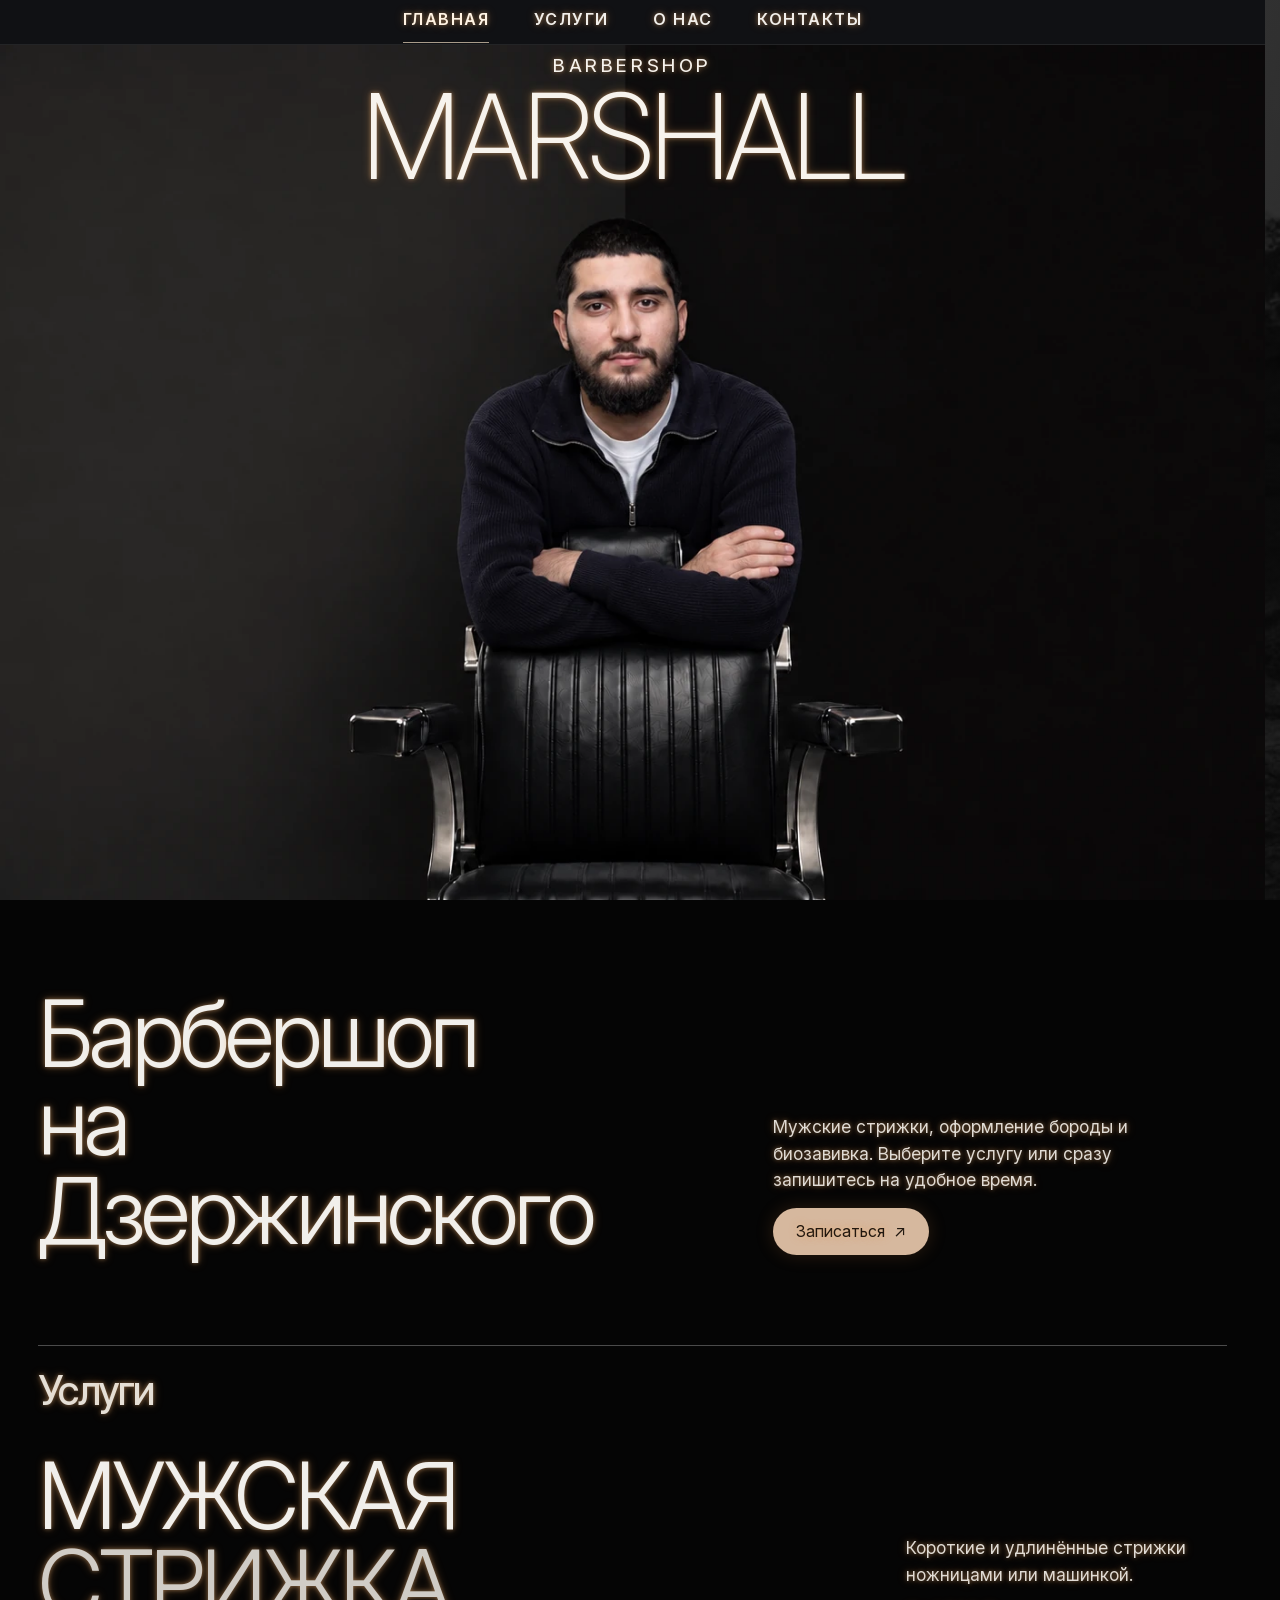
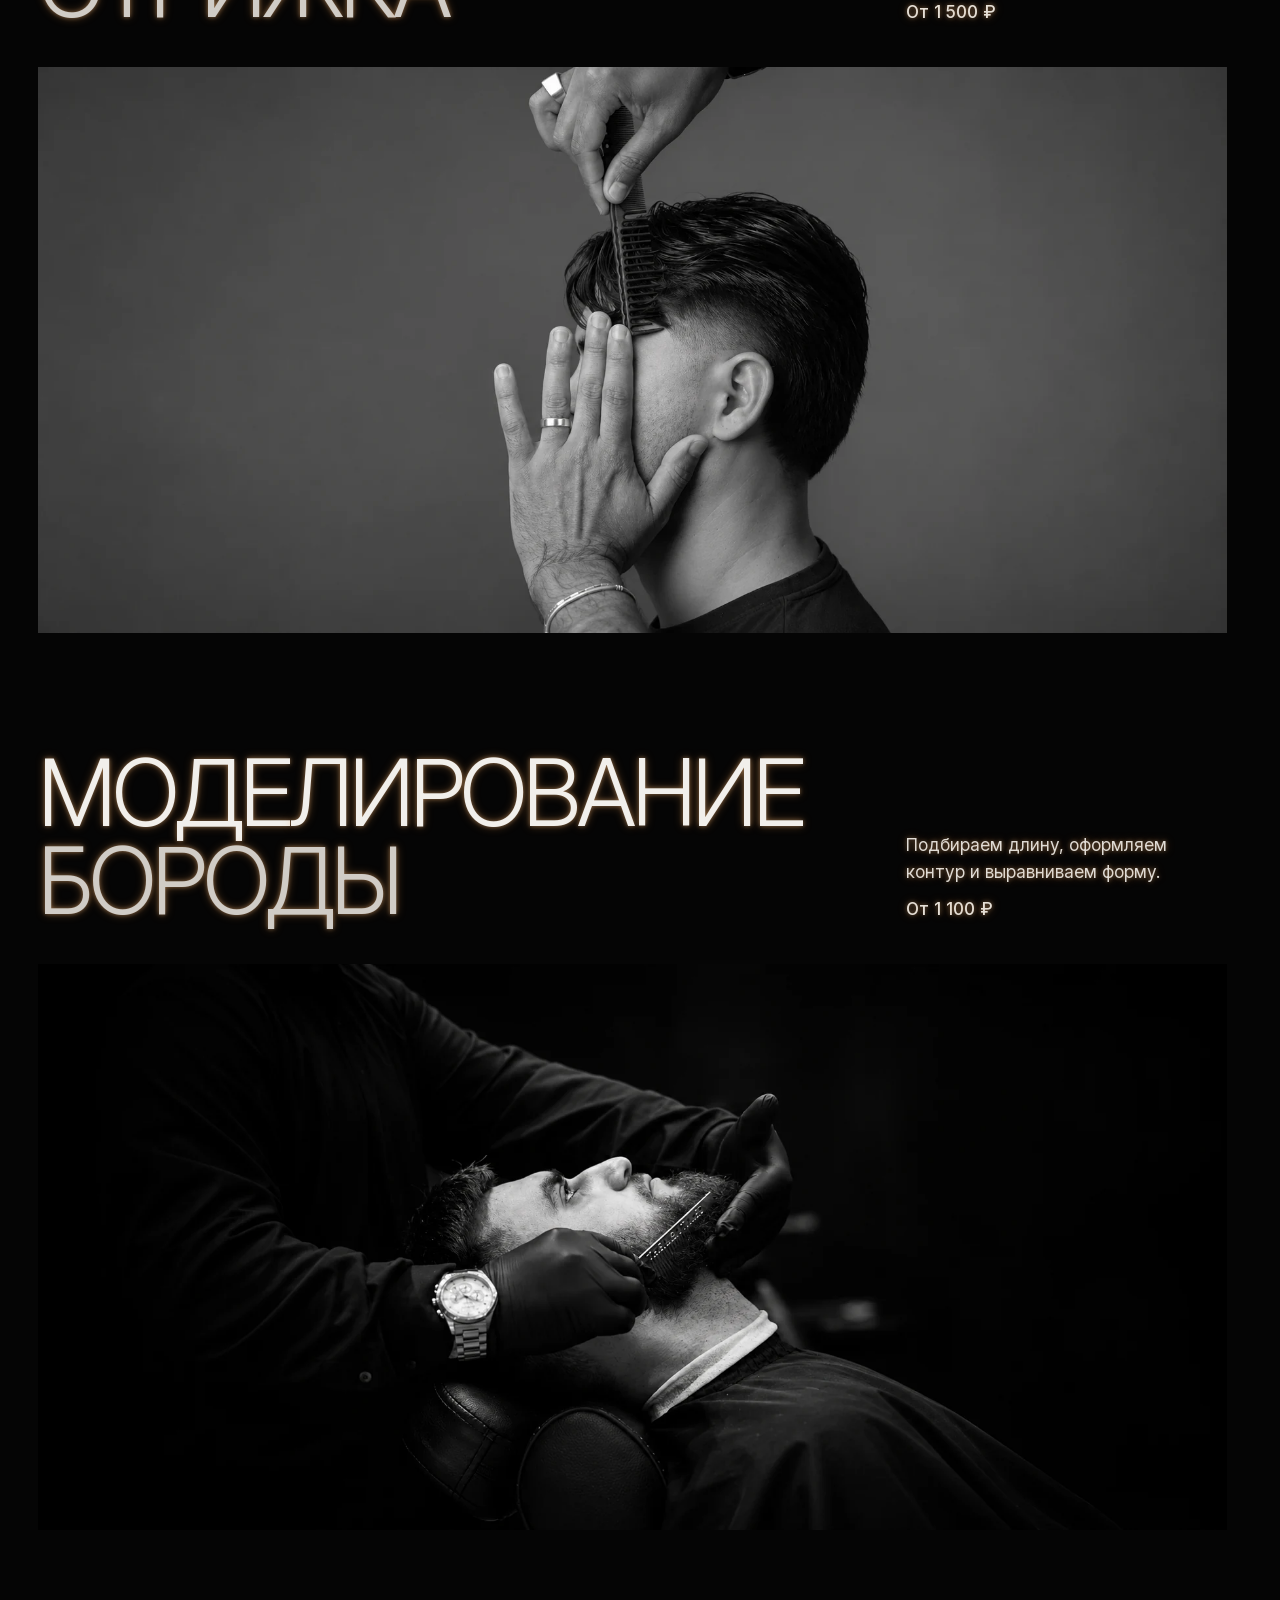
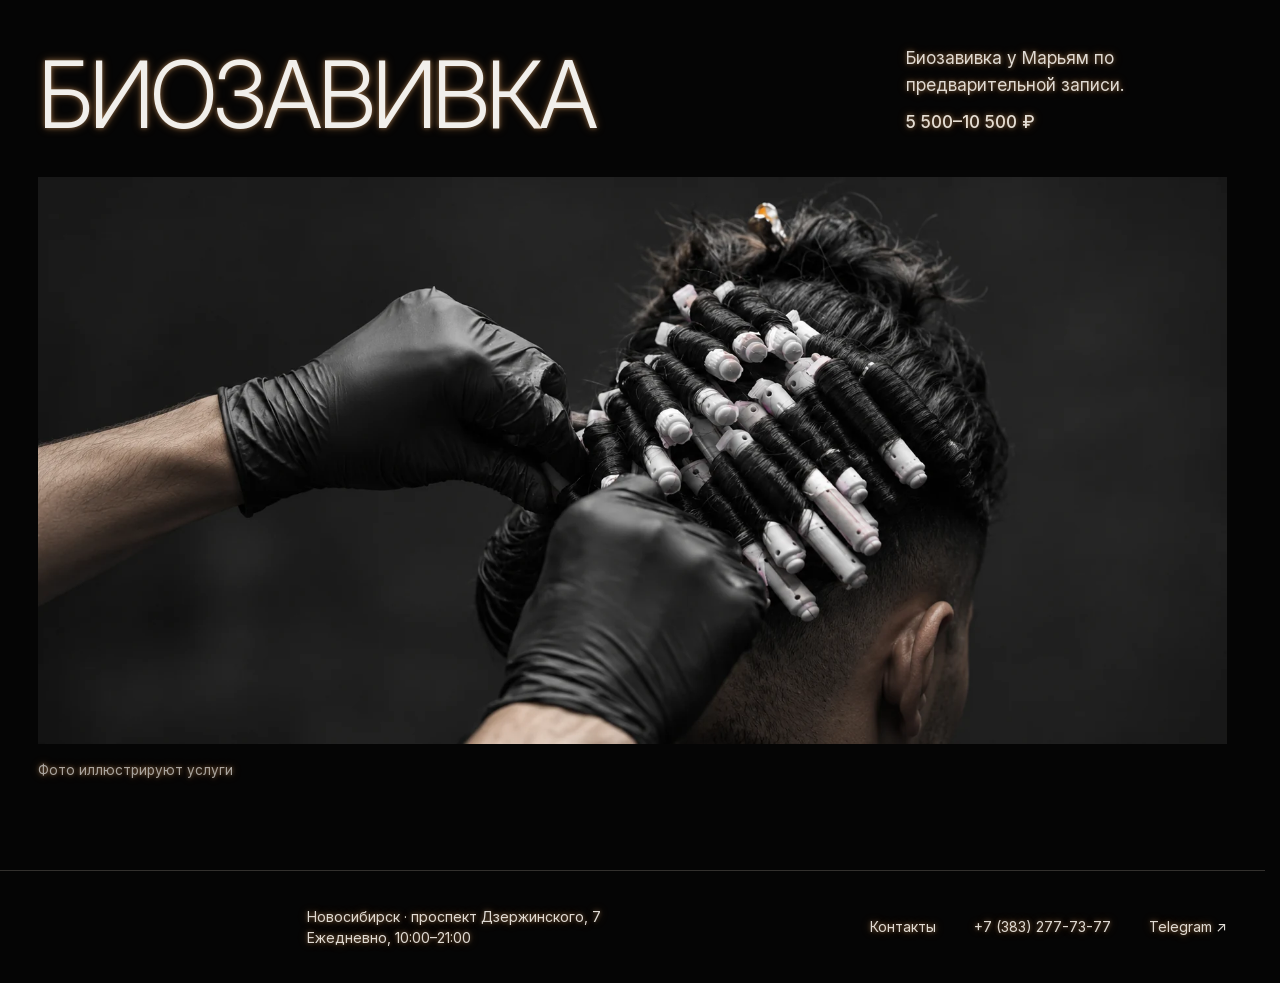
<file: index.html>
<!doctype html>
<html lang="ru">
<head>
  <meta charset="utf-8">
  <meta name="viewport" content="width=device-width, initial-scale=1">
  <meta name="description" content="Мужские стрижки, оформление бороды и биозавивка в MARSHALL. Новосибирск, проспект Дзержинского, 7.">
  <meta name="theme-color" content="#080909">
  <title>Барбершоп на Дзержинского, 7 · MARSHALL</title>
  <link rel="stylesheet" href="style.css?v=29">
  <link rel="stylesheet" href="home.css?v=20">
  <script src="reading-glow.js?v=2" defer></script>
</head>
<body class="home-page">
  <a class="skip" href="#main">К содержанию</a>
  <div class="page-backdrop" aria-hidden="true"><img src="assets/stone-ledge.png" alt=""></div>
  <header class="header">
    <div class="shell header-inner">
      
      <nav class="nav" aria-label="Основная навигация"><a href="index.html" aria-current="page">Главная</a><a href="services.html">Услуги</a><a href="about.html">О нас</a><a href="contacts.html">Контакты</a></nav>
    </div>
  </header>
  
  <section class="cover" aria-labelledby="hero-title">
    <img src="assets/hero-timur.webp" alt="Топ-барбер Тимур у барберского кресла" width="1672" height="941" fetchpriority="high">
    <div class="cover-brand">
      <h1 id="hero-title" lang="en"><span class="cover-kind">BARBERSHOP</span> MARSHALL</h1>
    </div>
  </section>

  <main id="main">
  <section class="shell section home-intro" aria-labelledby="intro-title">
    <h2 id="intro-title">Барбершоп<br>на Дзержинского</h2>
    <div>
      <p>Мужские стрижки, оформление бороды и биозавивка. Выберите услугу или сразу запишитесь на удобное время.</p>
      <div class="visit-actions">
        <a class="button" href="https://n289927.yclients.com/company/1040929/personal/menu?o=">Записаться <span aria-hidden="true">↗</span></a>
      </div>
    </div>
  </section>
  <section class="services-gallery section" id="form-and-detail" aria-labelledby="services-title">
    <div class="shell section-head">
      <h2 id="services-title">Услуги</h2>
    </div>
    <article class="service-feature">
      <div class="shell feature-head">
        <h3>Мужская <span class="feature-title-line">стрижка</span></h3>
        <div><p>Короткие и удлинённые стрижки ножницами или машинкой.</p><p class="feature-price">От 1&nbsp;500&nbsp;₽</p></div>
      </div>
      <div class="service-photo service-haircut">
        <img src="assets/service-haircut.webp" alt="Мужская стрижка сбоку с расчёской у виска" width="1817" height="866" loading="lazy">
      </div>
    </article><article class="service-feature">
      <div class="shell feature-head">
        <h3>Моделирование <span class="feature-title-line">бороды</span></h3>
        <div><p>Подбираем длину, оформляем контур и выравниваем форму.</p><p class="feature-price">От 1&nbsp;100&nbsp;₽</p></div>
      </div>
      <div class="service-photo service-beard">
        <img src="assets/service-beard.webp" alt="Барбер оформляет контур бороды" width="1817" height="866" loading="lazy">
      </div>
    </article><article class="service-feature">
      <div class="shell feature-head">
        <h3>Биозавивка</h3>
        <div><p>Биозавивка у Марьям по предварительной записи.</p><p class="feature-price">5&nbsp;500–10&nbsp;500&nbsp;₽</p></div>
      </div>
      <div class="service-photo service-perm">
        <img src="assets/service-perm.webp" alt="Мастер накручивает волосы на коклюшки для биозавивки" width="1817" height="866" loading="lazy">
      </div>
    </article>
    <p class="shell image-note">Фото иллюстрируют услуги</p>
  </section>
</main>
  <footer class="footer material-scene">
    <div class="shell footer-inner">
      <a class="brand" href="index.html">MARSHALL<span aria-hidden="true">.</span></a>
      <p>Новосибирск · проспект Дзержинского, 7<br>Ежедневно, 10:00–21:00</p>
      <nav aria-label="Контакты"><a href="contacts.html">Контакты</a><a href="tel:+73832777377">+7 (383) 277-73-77</a><a href="https://t.me/dzerjinskogo7">Telegram <span aria-hidden="true">↗</span></a></nav>
    </div>
  </footer>
</body>
</html>
</file>
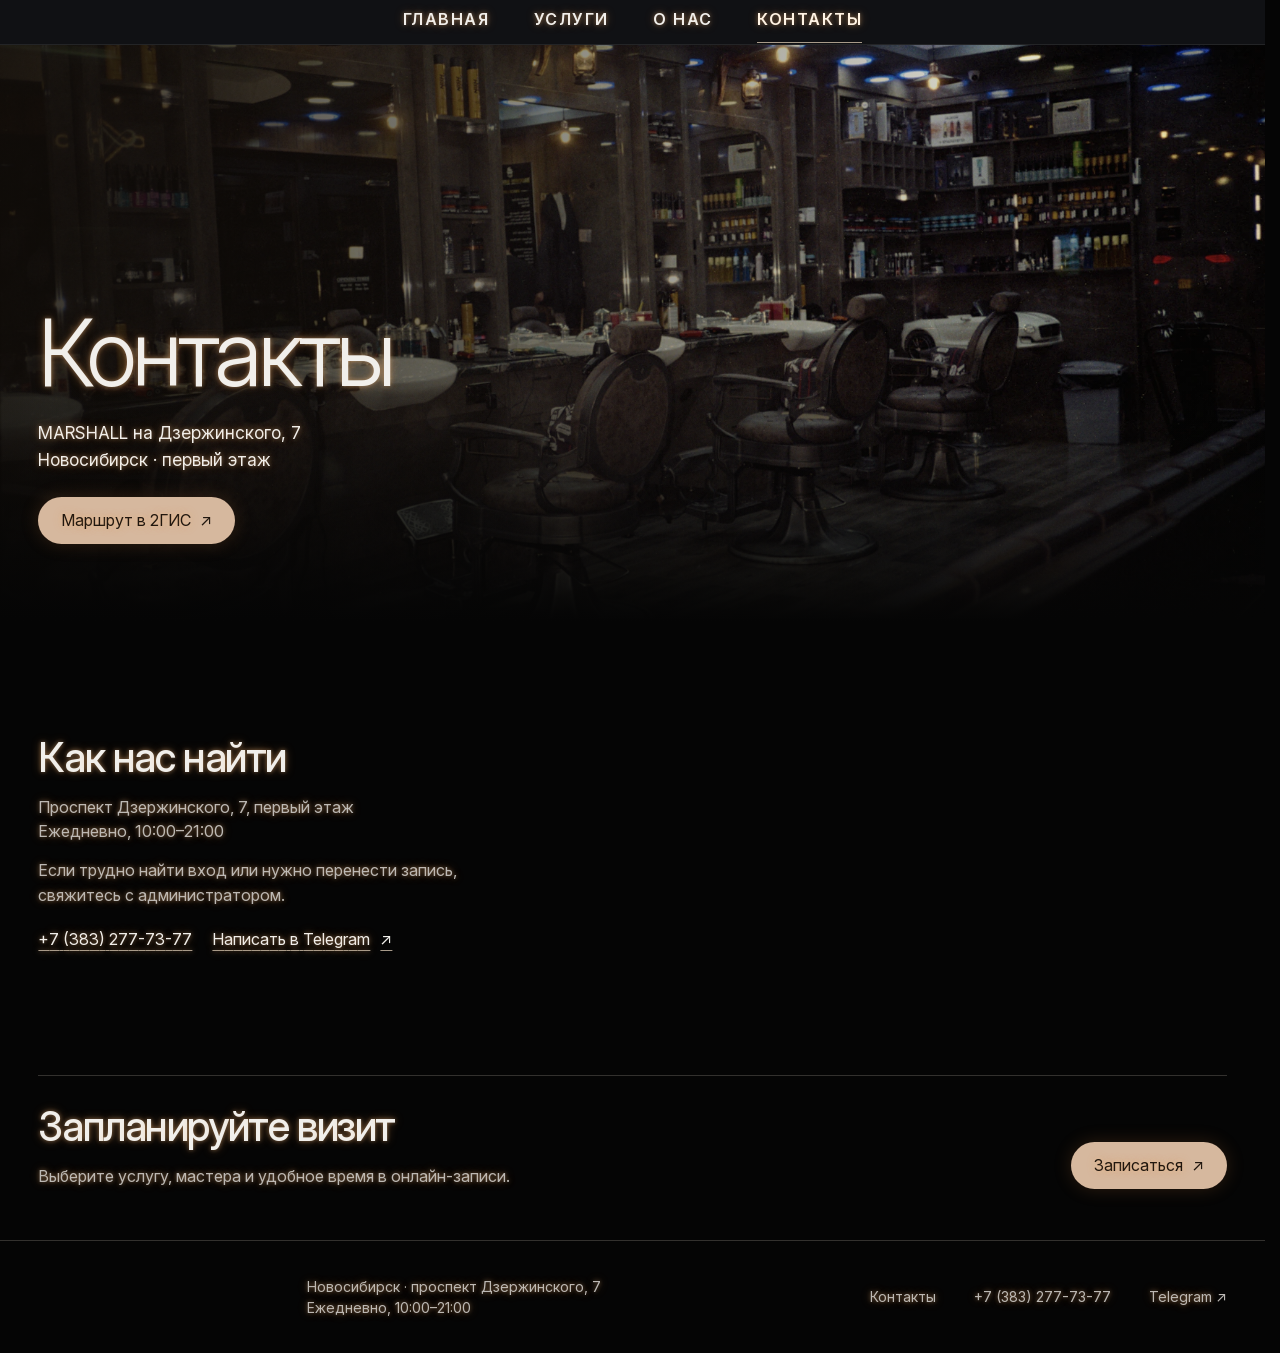
<file: contacts.html>
<!doctype html>
<html lang="ru">
<head>
  <meta charset="utf-8">
  <meta name="viewport" content="width=device-width, initial-scale=1">
  <meta name="description" content="Адрес, часы работы и маршрут до MARSHALL на проспекте Дзержинского, 7.">
  <meta name="theme-color" content="#080909">
  <title>Контакты · MARSHALL</title>
  <link rel="stylesheet" href="style.css?v=29">
  <link rel="stylesheet" href="contacts.css?v=2">
  <script src="reading-glow.js?v=2" defer></script>
</head>
<body class="">
  <a class="skip" href="#main">К содержанию</a>
  
  <header class="header">
    <div class="shell header-inner">
      <a class="brand" href="index.html">MARSHALL<span aria-hidden="true">.</span></a>
      <nav class="nav" aria-label="Основная навигация"><a href="index.html">Главная</a><a href="services.html">Услуги</a><a href="about.html">О нас</a><a href="contacts.html" aria-current="page">Контакты</a></nav>
    </div>
  </header>
  
  <main id="main">
  <section class="contacts-cover" aria-labelledby="contacts-title">
    <!-- Cover photograph by Barney Goodman, Unsplash (AXurvQTtO3Y). -->
    <img src="assets/contacts-loft.webp" alt="" width="1750" height="1199" fetchpriority="high">
    <div class="shell page-intro">
      <h1 id="contacts-title">Контакты</h1>
      <p>MARSHALL на Дзержинского, 7<br>Новосибирск · первый этаж</p>
      <div class="visit-actions"><a class="button" href="https://2gis.ru/novosibirsk/directions/points/%7C82.96568%2C55.051865%3B70000001087532306">Маршрут в 2ГИС <span aria-hidden="true">↗</span></a></div>
    </div>
  </section>
  <section class="section shell contacts-visit" id="find-us" aria-labelledby="find-us-title">
    <div class="visit">
      <div class="visit-copy">
        <h2 id="find-us-title">Как нас найти</h2>
        <p>Проспект Дзержинского, 7, первый этаж<br>Ежедневно, 10:00–21:00</p>
        <p>Если трудно найти вход или нужно перенести запись, свяжитесь с администратором.</p>
        <div class="contacts-links">
          <a class="text-link" href="tel:+73832777377">+7 (383) 277-73-77</a>
          <a class="text-link" href="https://t.me/dzerjinskogo7">Написать в Telegram <span aria-hidden="true">↗</span></a>
        </div>
      </div>
      <iframe class="map" title="Карта MARSHALL на проспекте Дзержинского, 7" loading="lazy" src="https://www.openstreetmap.org/export/embed.html?bbox=82.96345%2C55.05099%2C82.96791%2C55.05274&amp;layer=mapnik&amp;marker=55.051865%2C82.96568"></iframe>
    </div>
  </section>
  <section class="shell contacts-booking" aria-labelledby="contacts-booking-title">
    <div class="perm-panel">
      <div><h2 id="contacts-booking-title">Запланируйте визит</h2><p>Выберите услугу, мастера и удобное время в онлайн-записи.</p></div>
      <a class="button" href="https://n289927.yclients.com/company/1040929/personal/menu?o=">Записаться <span aria-hidden="true">↗</span></a>
    </div>
  </section>
</main>
  <footer class="footer material-scene">
    <div class="shell footer-inner">
      <a class="brand" href="index.html">MARSHALL<span aria-hidden="true">.</span></a>
      <p>Новосибирск · проспект Дзержинского, 7<br>Ежедневно, 10:00–21:00</p>
      <nav aria-label="Контакты"><a href="contacts.html">Контакты</a><a href="tel:+73832777377">+7 (383) 277-73-77</a><a href="https://t.me/dzerjinskogo7">Telegram <span aria-hidden="true">↗</span></a></nav>
    </div>
  </footer>
</body>
</html>
</file>
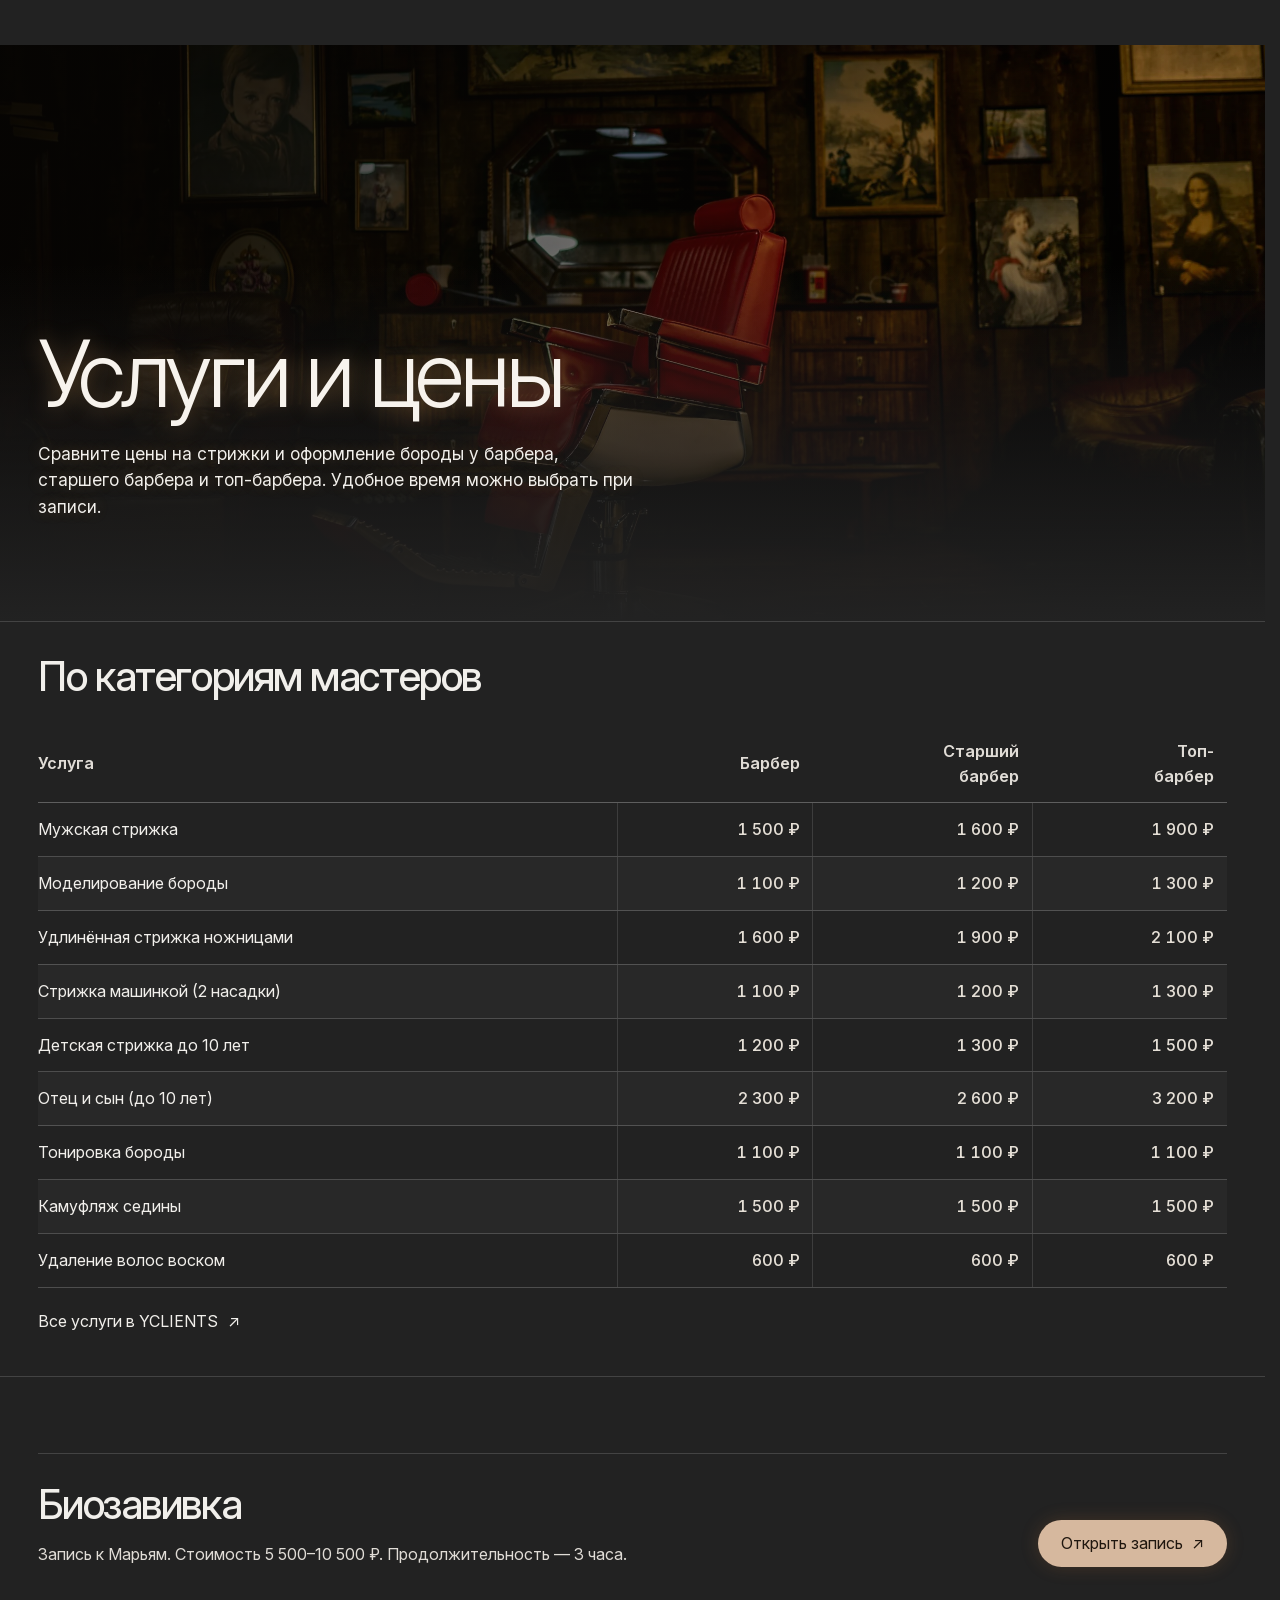
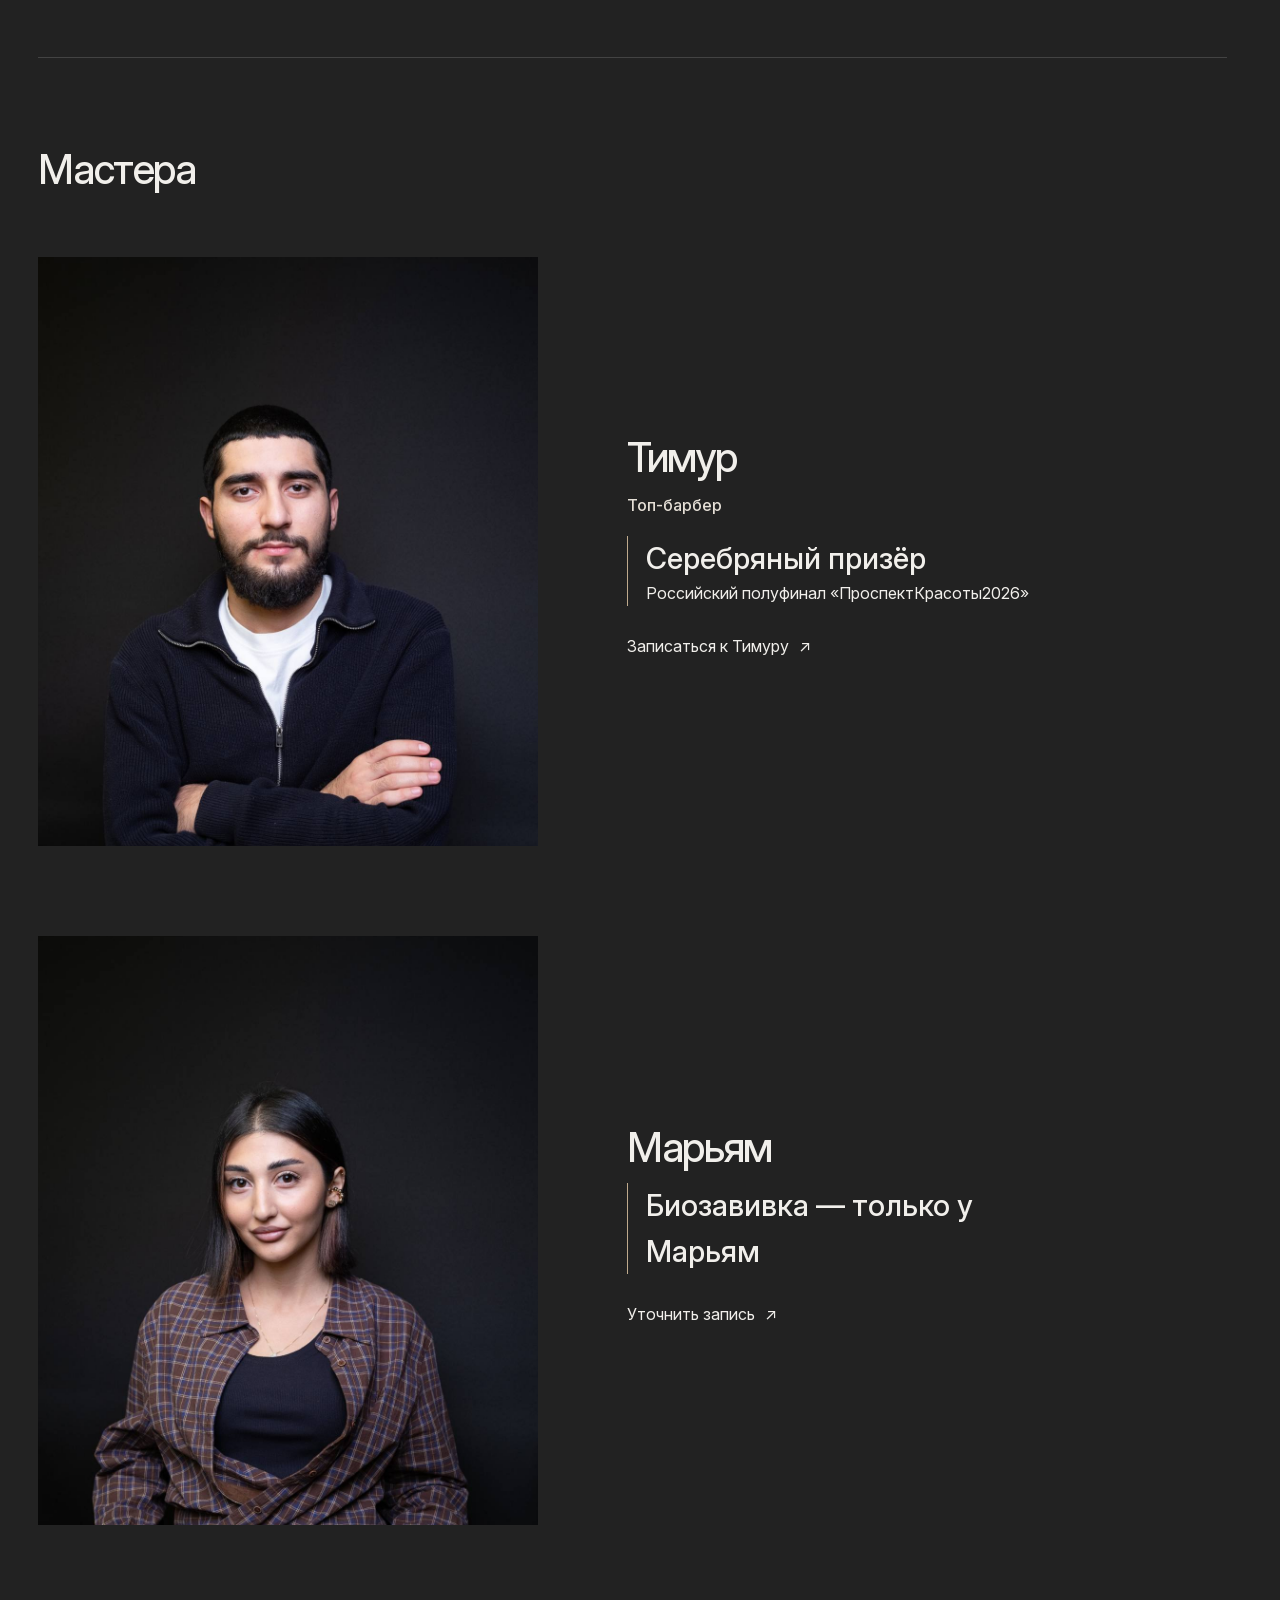
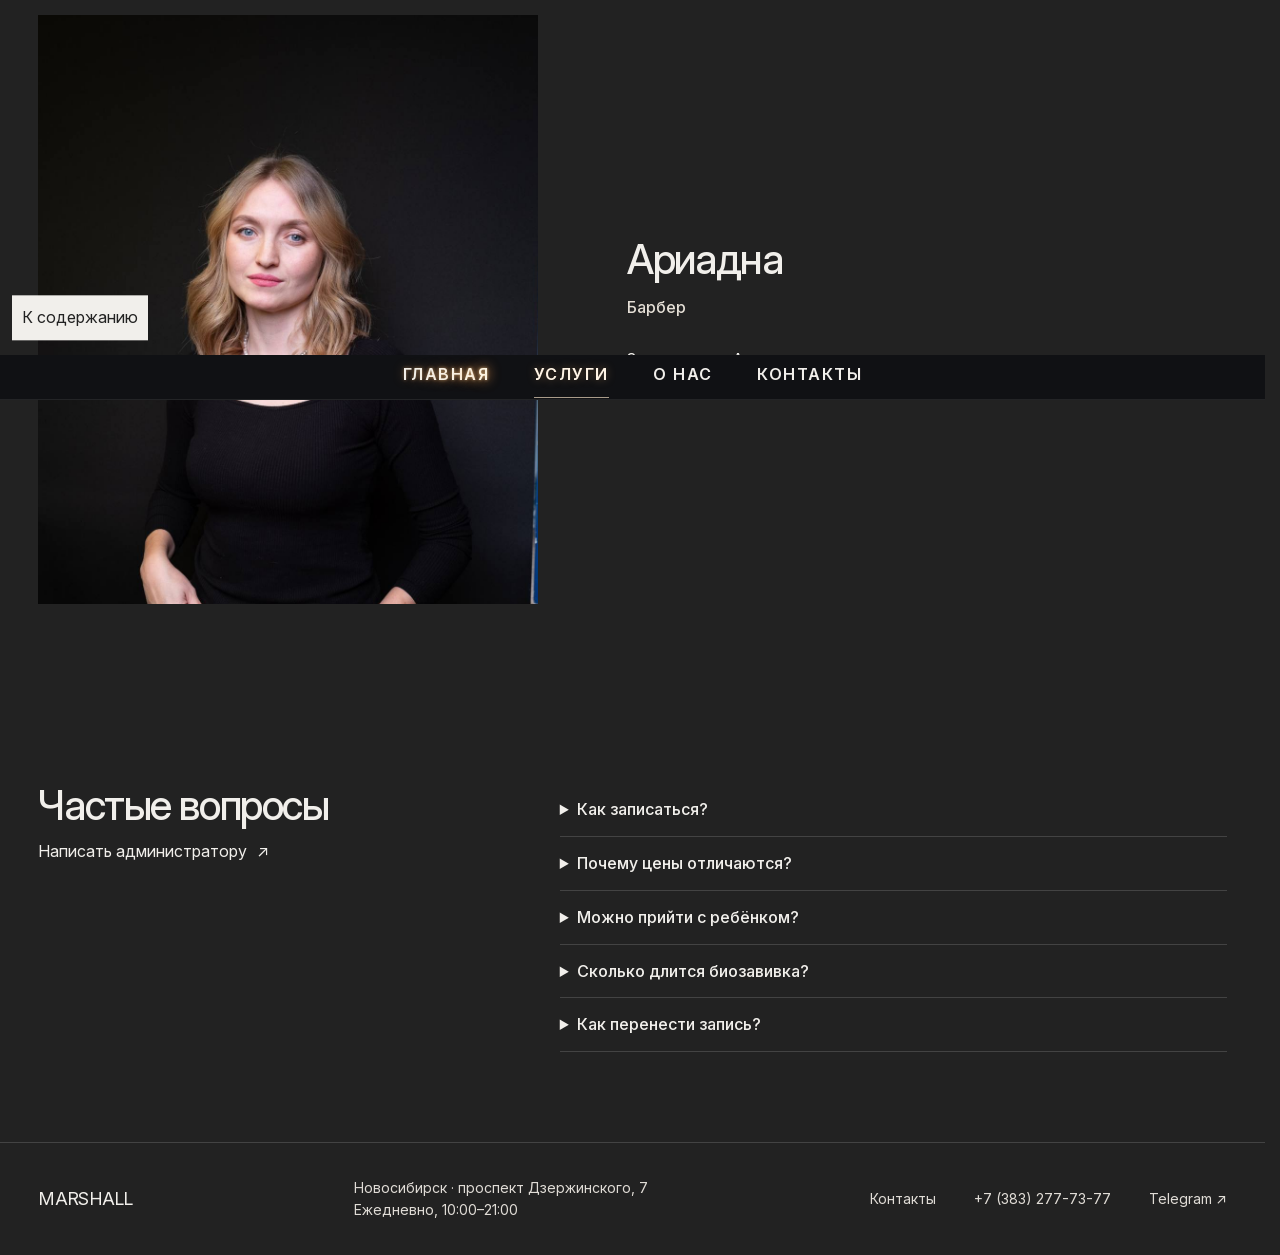
<file: masters.html>
<!doctype html>
<html lang="ru">
<head>
  <meta charset="utf-8">
  <meta http-equiv="refresh" content="0; url=services.html#masters">
  <title>Мастера · MARSHALL</title>
</head>
<body><a href="services.html#masters">Мастера на странице услуг</a></body>
</html>
</file>
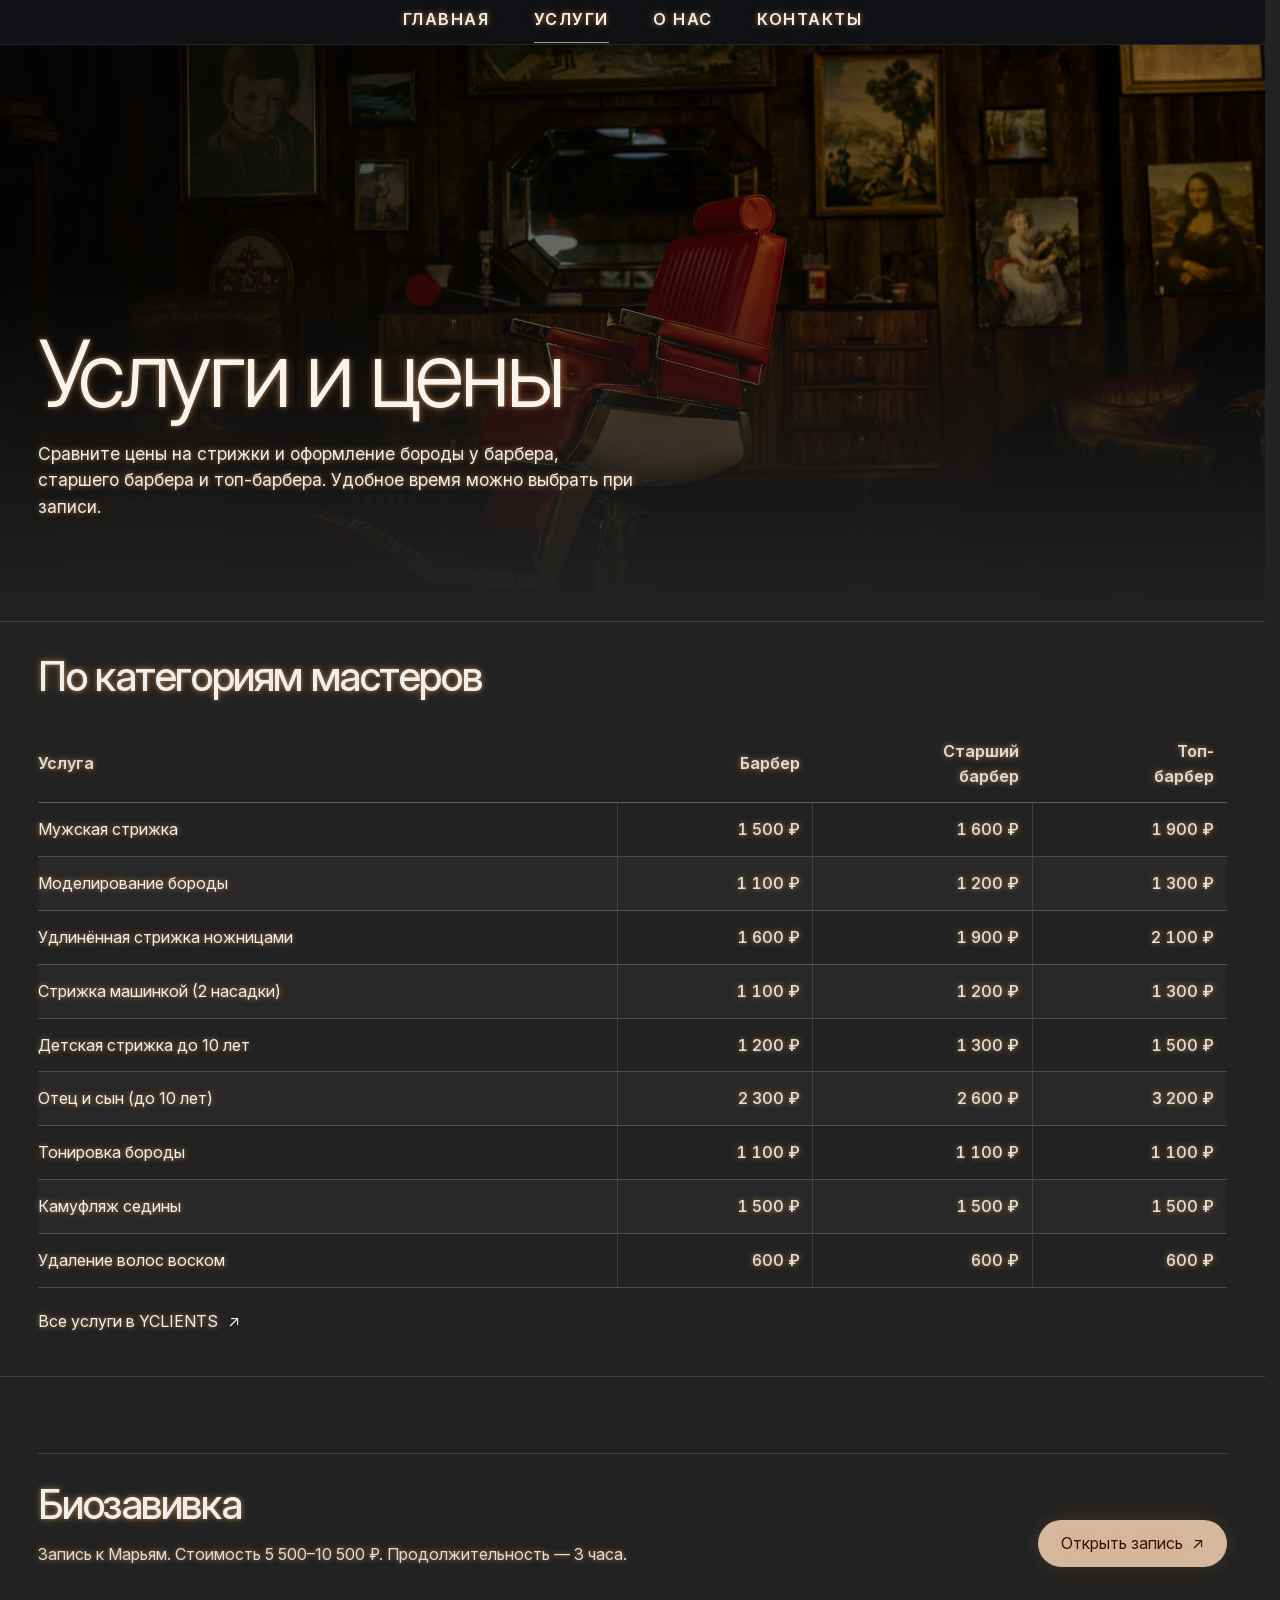
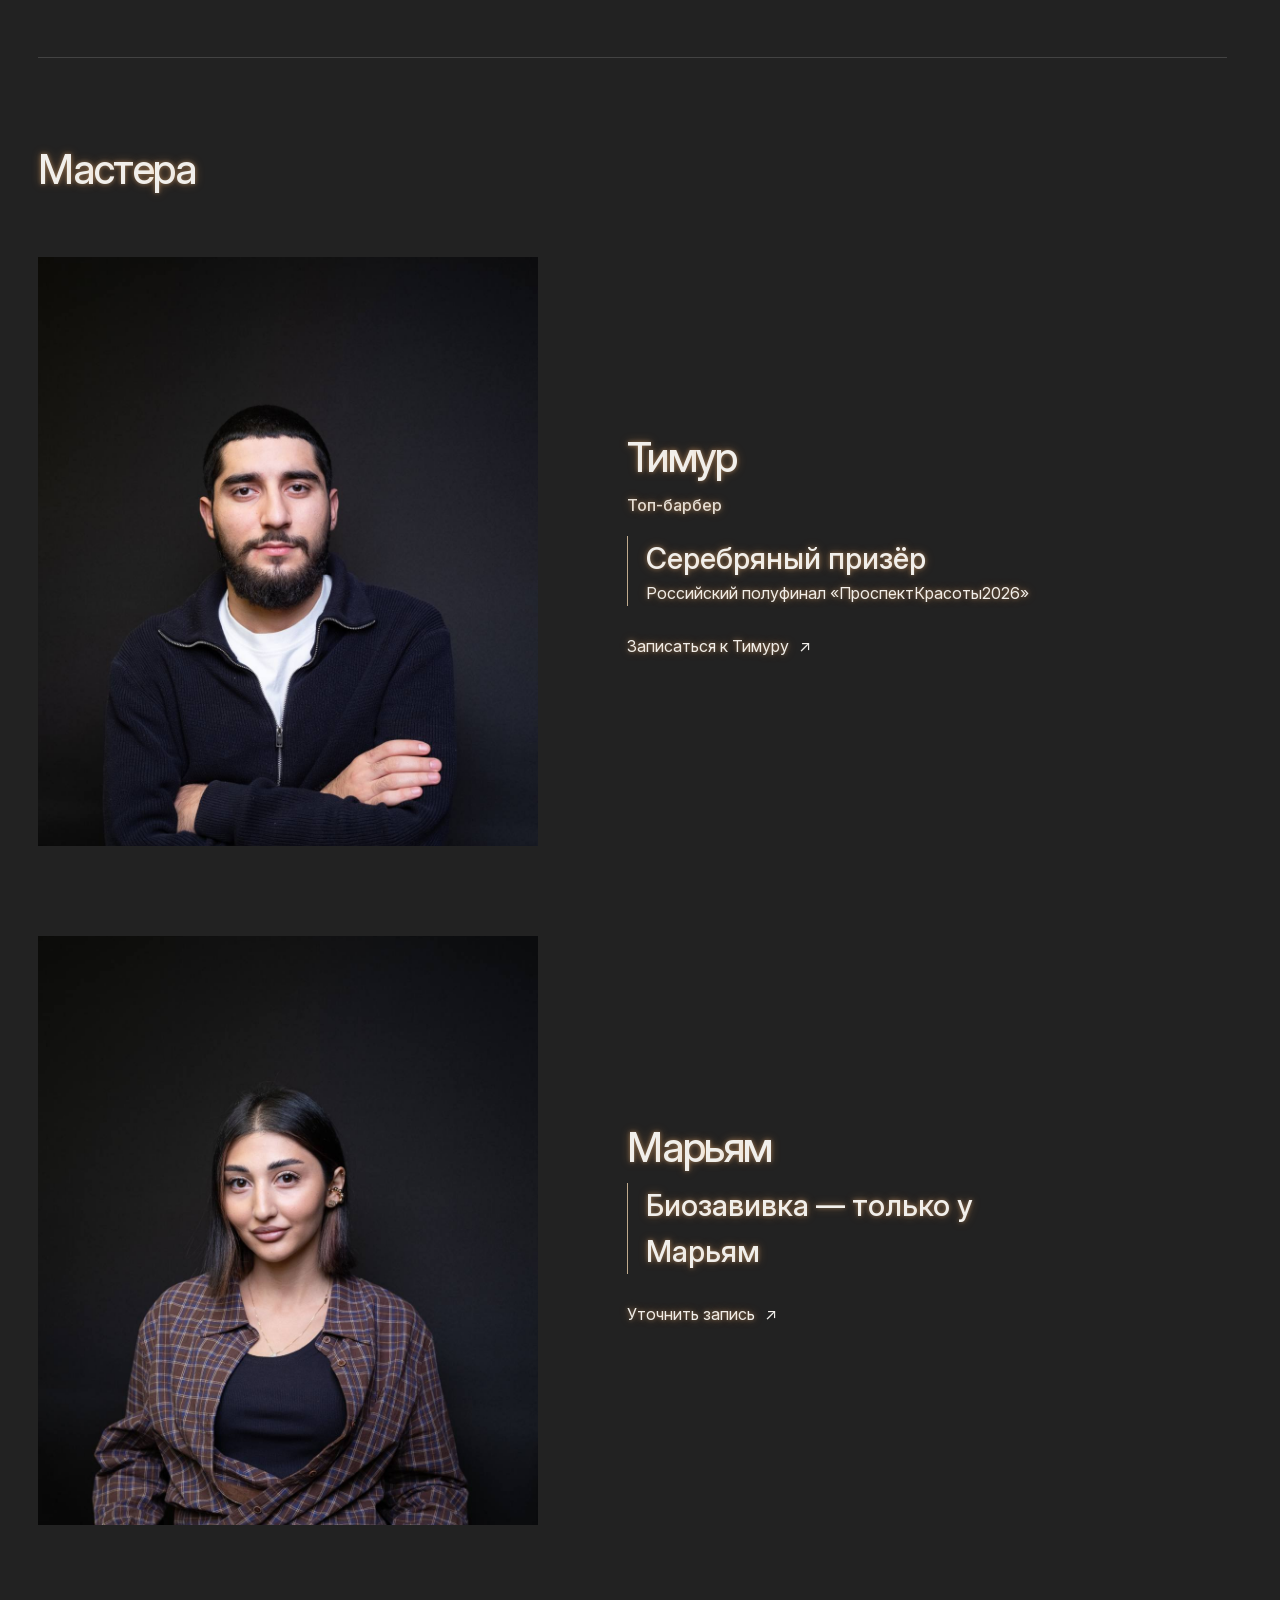
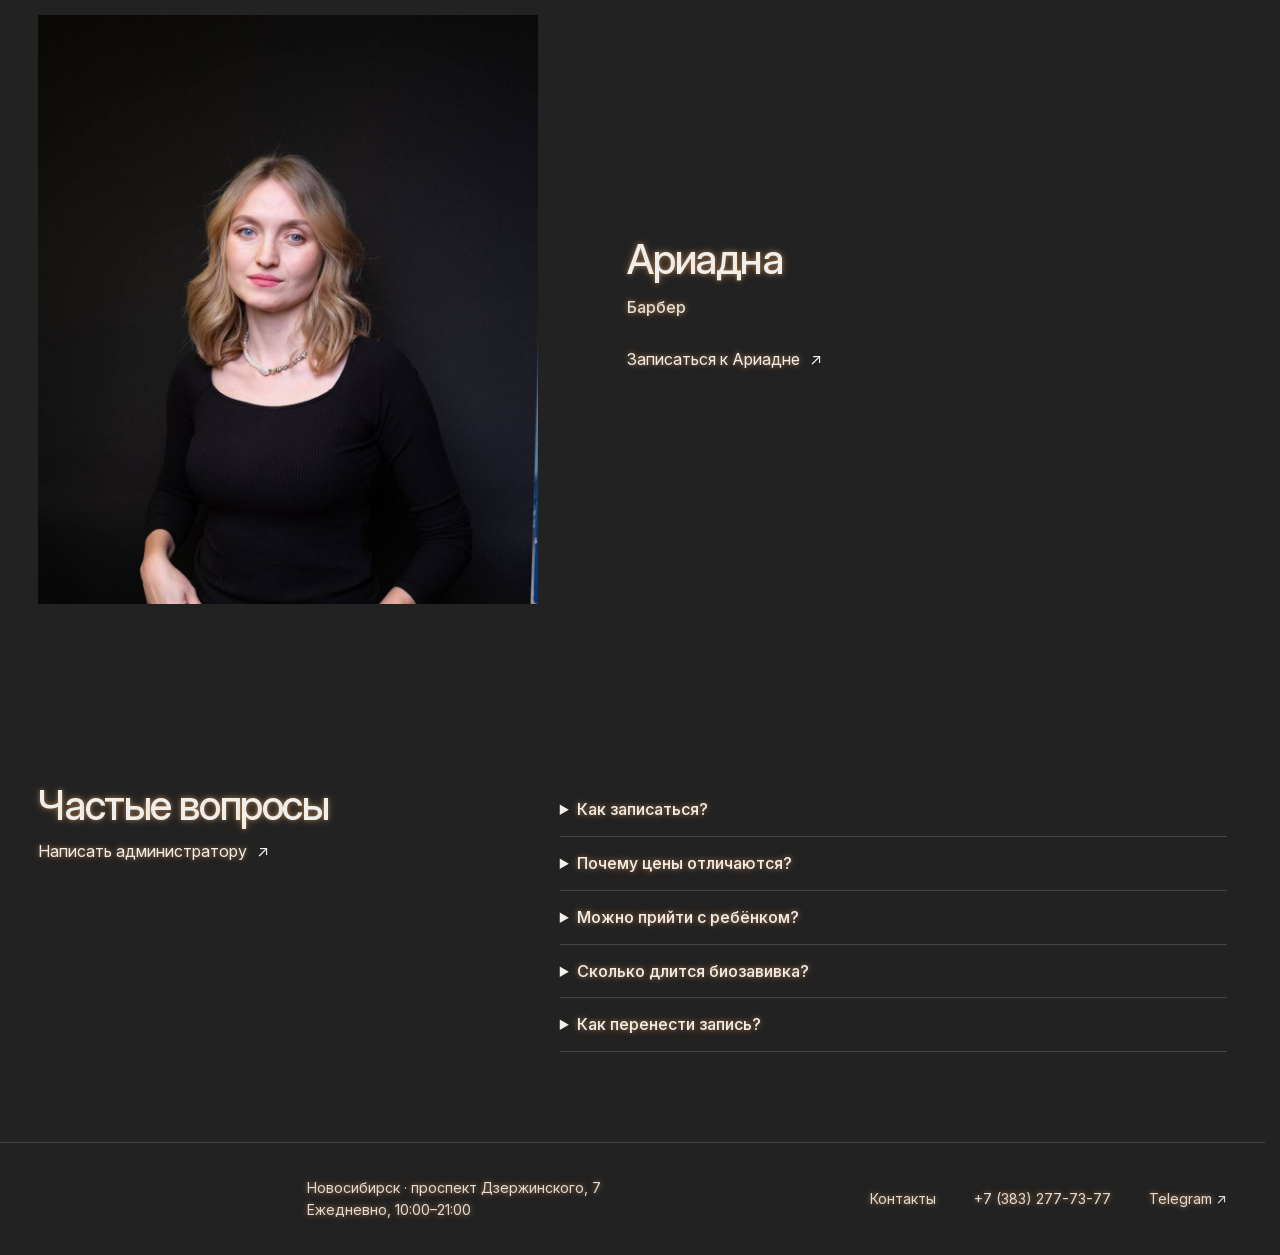
<file: services.html>
<!doctype html>
<html lang="ru">
<head>
  <meta charset="utf-8">
  <meta name="viewport" content="width=device-width, initial-scale=1">
  <meta name="description" content="Стрижки, моделирование бороды и биозавивка в MARSHALL. Цены по категориям мастеров и онлайн-запись.">
  <meta name="theme-color" content="#080909">
  <title>Услуги и цены · MARSHALL</title>
  <link rel="stylesheet" href="style.css?v=29">
  <link rel="stylesheet" href="home.css?v=20">
  <script src="reading-glow.js?v=2" defer></script>
</head>
<body class="services-page">
  <a class="skip" href="#main">К содержанию</a>
  
  <header class="header">
    <div class="shell header-inner">
      <a class="brand" href="index.html">MARSHALL<span aria-hidden="true">.</span></a>
      <nav class="nav" aria-label="Основная навигация"><a href="index.html">Главная</a><a href="services.html" aria-current="page">Услуги</a><a href="about.html">О нас</a><a href="contacts.html">Контакты</a></nav>
    </div>
  </header>
  
  <main id="main">
  <section class="section material-scene services" aria-labelledby="services-title">
    <div class="services-intro">
      <div class="shell page-intro"><h1 id="services-title">Услуги и цены</h1><p>Сравните цены на стрижки и оформление бороды у барбера, старшего барбера и топ-барбера. Удобное время можно выбрать при записи.</p>
      </div>
    </div>
    <section class="price-block" id="price" aria-labelledby="prices-title">
    <div class="shell">
      <div class="section-head"><h2 id="prices-title">По категориям мастеров</h2></div>
      <table aria-label="Цены по категориям мастеров"><thead><tr><th scope="col">Услуга</th><th scope="col">Барбер</th><th scope="col">Старший<br>барбер</th><th scope="col">Топ-<br>барбер</th></tr></thead><tbody><tr><th scope="row">Мужская стрижка</th><td>1&nbsp;500&nbsp;₽</td><td>1&nbsp;600&nbsp;₽</td><td>1&nbsp;900&nbsp;₽</td></tr><tr><th scope="row">Моделирование бороды</th><td>1&nbsp;100&nbsp;₽</td><td>1&nbsp;200&nbsp;₽</td><td>1&nbsp;300&nbsp;₽</td></tr><tr><th scope="row">Удлинённая стрижка ножницами</th><td>1&nbsp;600&nbsp;₽</td><td>1&nbsp;900&nbsp;₽</td><td>2&nbsp;100&nbsp;₽</td></tr><tr><th scope="row">Стрижка машинкой (2 насадки)</th><td>1&nbsp;100&nbsp;₽</td><td>1&nbsp;200&nbsp;₽</td><td>1&nbsp;300&nbsp;₽</td></tr><tr><th scope="row">Детская стрижка до 10 лет</th><td>1&nbsp;200&nbsp;₽</td><td>1&nbsp;300&nbsp;₽</td><td>1&nbsp;500&nbsp;₽</td></tr><tr><th scope="row">Отец и сын (до 10 лет)</th><td>2&nbsp;300&nbsp;₽</td><td>2&nbsp;600&nbsp;₽</td><td>3&nbsp;200&nbsp;₽</td></tr><tr><th scope="row">Тонировка бороды</th><td>1&nbsp;100&nbsp;₽</td><td>1&nbsp;100&nbsp;₽</td><td>1&nbsp;100&nbsp;₽</td></tr><tr><th scope="row">Камуфляж седины</th><td>1&nbsp;500&nbsp;₽</td><td>1&nbsp;500&nbsp;₽</td><td>1&nbsp;500&nbsp;₽</td></tr><tr><th scope="row">Удаление волос воском</th><td>600&nbsp;₽</td><td>600&nbsp;₽</td><td>600&nbsp;₽</td></tr></tbody></table>
      <a class="text-link price-action" href="https://n289927.yclients.com/company/1040929/personal/select-services?o=">Все услуги в YCLIENTS <span aria-hidden="true">↗</span></a>
    </div>
    </section>
    <div class="shell">
    <div class="perm-panel" id="perm"><div><h2>Биозавивка</h2><p>Запись к Марьям. Стоимость 5&nbsp;500–10&nbsp;500&nbsp;₽. Продолжительность — 3 часа.</p></div><a class="button" href="https://n289927.yclients.com/company/1040929/personal/select-services?o=">Открыть запись <span aria-hidden="true">↗</span></a></div>
    </div>
  </section>
  <section class="section shell team-section" id="masters" aria-labelledby="masters-title">
    <div class="page-intro"><h2 id="masters-title">Мастера</h2></div>
    <div class="master-profiles"><article class="master" id="timur">
          <div class="portrait portrait--timur"><img src="assets/timur.jpg" alt="Тимур" width="1178" height="2560" loading="lazy"></div>
          <div class="master-body"><h3>Тимур</h3><p class="master-role">Топ-барбер</p><p class="master-achievement"><strong>Серебряный призёр</strong><br>Российский полуфинал «ПроспектКрасоты2026»</p>
          <a class="text-link" href="https://n289927.yclients.com/company/1040929/personal/select-services?o=m3256087">Записаться к Тимуру <span aria-hidden="true">↗</span></a></div>
        </article><article class="master" id="maryam">
          <div class="portrait portrait--maryam"><img src="assets/maryam.jpg" alt="Марьям" width="1178" height="2560" loading="lazy"></div>
          <div class="master-body"><h3>Марьям</h3><p class="master-achievement"><strong>Биозавивка — только у Марьям</strong></p>
          <a class="text-link" href="https://t.me/dzerjinskogo7">Уточнить запись <span aria-hidden="true">↗</span></a></div>
        </article><article class="master" id="ariadna">
          <div class="portrait portrait--ariadna"><img src="assets/ariadna.jpg" alt="Ариадна" width="1178" height="2560" loading="lazy"></div>
          <div class="master-body"><h3>Ариадна</h3><p class="master-role">Барбер</p>
          <a class="text-link" href="https://n289927.yclients.com/company/1040929/personal/select-services?o=m5688996">Записаться к Ариадне <span aria-hidden="true">↗</span></a></div>
        </article></div>
  </section>
  <section class="section shell questions" id="questions" aria-labelledby="questions-title">
    <div><h2 id="questions-title">Частые вопросы</h2><a class="text-link" href="https://t.me/dzerjinskogo7">Написать администратору <span aria-hidden="true">↗</span></a></div>
    <div class="question-list">
      <details><summary>Как записаться?</summary><p>Выберите мастера, услугу или дату в онлайн-записи. Если важнее время, начните со <a href="https://n289927.yclients.com/company/1040929/personal/select-time?o=">свободных окон</a>.</p></details>
      <details><summary>Почему цены отличаются?</summary><p>Цена зависит от услуги и категории мастера. Стоимость у выбранного специалиста видна в YCLIENTS перед подтверждением записи.</p></details>
      <details><summary>Можно прийти с ребёнком?</summary><p>Для детей до 10 лет есть детская стрижка. Для совместного визита можно выбрать услугу «Отец и сын».</p></details>
      <details><summary>Сколько длится биозавивка?</summary><p>На биозавивку у Марьям отводится 3 часа.</p></details>
      <details><summary>Как перенести запись?</summary><p>Напишите администратору в <a href="https://t.me/dzerjinskogo7">Telegram</a> или позвоните по номеру <a href="tel:+73832777377">+7 (383) 277-73-77</a>.</p></details>
    </div>
  </section>
</main>
  <footer class="footer material-scene">
    <div class="shell footer-inner">
      <a class="brand" href="index.html">MARSHALL<span aria-hidden="true">.</span></a>
      <p>Новосибирск · проспект Дзержинского, 7<br>Ежедневно, 10:00–21:00</p>
      <nav aria-label="Контакты"><a href="contacts.html">Контакты</a><a href="tel:+73832777377">+7 (383) 277-73-77</a><a href="https://t.me/dzerjinskogo7">Telegram <span aria-hidden="true">↗</span></a></nav>
    </div>
  </footer>
</body>
</html>
</file>
<file: style.css>
@font-face {
  font-family: Inter;
  src: url("assets/inter.woff2") format("woff2");
  font-weight: 100 900;
  font-display: swap;
}
:root {
  color-scheme: dark;
  --bg: #050505;
  --ink: #f1efeb;
  --muted: #bcb9b5;
  --accent: #e5dfd6;
  --rule: #33312e;
  --display-size: clamp(36px, 7.2vw, 116px);
  --section-size: clamp(27px, 3.2vw, 48px);
  --lead-size: clamp(1rem, 1.35vw, 1.22rem);
  --edge: clamp(16px, 3vw, 48px);
  font-family: Inter, "Segoe UI", sans-serif;
}
*, *::before, *::after { box-sizing: border-box; }
html { scrollbar-gutter: stable; scroll-padding-top: 45px; }
body {
  margin: 0;
  background: var(--bg);
  color: var(--ink);
  font-size: 1rem;
  line-height: 1.55;
}
h1, h2, h3, p { margin: 0; }
a { color: inherit; text-decoration: none; }
:is(a[href]:not(.skip), button:enabled, summary):is(:hover, :focus-visible) {
  color: #fff4dd;
  text-shadow: 0 0 4px #ffd394b3, 0 0 12px #ffaa5299, 0 0 20px #e5833b66;
}
:is(a, button, summary):focus-visible { outline: 2px solid #eee; outline-offset: 5px; }
@media (prefers-reduced-motion: no-preference) {
  :is(a[href]:not(.skip), button:enabled, summary) {
    transition: color 160ms ease-out, text-shadow 160ms ease-out;
  }
}
img { display: block; width: 100%; }
[id] { scroll-margin-top: 20px; }
.shell { width: min(100% - 2 * var(--edge), 1480px); margin-inline: auto; }
.section { padding-block: clamp(48px, 7vw, 112px); }
.skip { position: fixed; z-index: 5; top: 12px; left: 12px; padding: 10px; background: var(--ink); color: var(--bg); transform: translateY(-160%); }
.skip:focus { transform: none; }

.header {
  position: sticky;
  top: 0;
  z-index: 4;
  background: #101114;
  border-bottom: 1px solid #ffffff14;
}
.footer-inner { display: flex; align-items: center; justify-content: space-between; gap: 20px; min-height: 76px; }
.header-inner {
  display: grid;
  grid-template-columns: minmax(0, 1fr) auto minmax(0, 1fr);
  align-items: start;
  min-height: 44px;
}
.header .brand { grid-area: 1 / 1; align-self: center; justify-self: start; }
.brand { font-size: 1.12rem; font-weight: 350; letter-spacing: -.04em; }
.brand span { display: none; }
.nav, .footer nav { display: flex; flex-wrap: wrap; gap: 6px clamp(16px, 3vw, 38px); }
.header .nav { grid-area: 1 / 2; justify-content: center; column-gap: clamp(20px, 3.5vw, 48px); }
.footer a { padding-block: 10px; font-weight: 400; }
.nav a {
  padding-block: 7px 10px;
  border-bottom: 1px solid transparent;
  color: var(--ink);
  font-weight: 600;
  letter-spacing: .09em;
  text-transform: uppercase;
}
.nav a[aria-current] {
  border-bottom-color: #a89b8a;
  color: #fff4e5;
  text-shadow: 0 0 10px #ecac6466;
}
.footer { border-top: 1px solid var(--rule); padding-block: 18px; }
.footer p, .footer nav { color: var(--muted); font-size: .88rem; }
.text-link, .button { display: inline-flex; align-items: center; min-height: 44px; gap: 10px; }
.text-link { text-underline-offset: 5px; }
.text-link:hover { text-decoration: underline; }
.button, .visit-actions .text-link {
  display: inline-flex;
  align-items: center;
  justify-content: center;
  min-height: 46px;
  gap: 9px;
  padding: 10px 22px;
  border: 1px solid transparent;
  border-radius: 999px;
  background: #d6b89e;
  color: #20170f;
  text-shadow: none;
  box-shadow: 0 0 18px #b26c363b;
}
.visit-actions .text-link {
  border-color: #a0703d;
  background: #100d0a;
  color: #f1dfc7;
}
:is(.button, .visit-actions .text-link):is(:hover, :focus-visible) {
  border-color: #deb47f;
  background: #efdbc1;
  color: #20170f;
  text-shadow: none;
  text-decoration: none;
  box-shadow: 0 0 26px #d890526b;
}
.visit-actions .text-link:is(:hover, :focus-visible) {
  background: #24180f;
  color: #fff0d8;
}
@media (prefers-reduced-motion: no-preference) {
  .button, .visit-actions .text-link {
    transition: background-color 160ms ease-out, color 160ms ease-out, box-shadow 160ms ease-out, border-color 160ms ease-out;
  }
}

.hero { position: relative; display: grid; align-items: end; min-height: 100svh; isolation: isolate; }
.hero img { position: absolute; inset: 0; height: 100%; object-fit: cover; object-position: center; z-index: -2; }
.hero::after {
  content: "";
  position: absolute;
  inset: 0;
  z-index: -1;
  background: linear-gradient(0deg, #050505ba, transparent 27%);
}
.hero h1 {
  margin: 0 var(--edge) clamp(28px, 5vh, 70px);
  width: max-content;
  font-size: clamp(50px, 9.5vw, 162px);
  font-weight: 200;
  line-height: .94;
  letter-spacing: -.075em;
}

.page-intro { margin-bottom: clamp(30px, 5vw, 72px); }
.page-intro h1, .home-intro h2, .feature-head h3 {
  font-size: var(--display-size);
  font-weight: 320;
  line-height: .96;
  letter-spacing: -.045em;
}
.page-intro h1, .feature-head h3 {
  text-transform: uppercase;
}
.section-head h2, .team-section h2, .master-body h3, .visit h2, .visit-copy h2, .perm-panel h2, .questions h2 {
  font-size: var(--section-size);
  font-weight: 480;
  line-height: 1.12;
  letter-spacing: -.035em;
}
.page-intro p, .feature-head p, .master-body > p, .visit p, .perm-panel p, .question-list p { color: var(--muted); }
.page-intro p, .home-intro p, .feature-head p { font-size: var(--lead-size); }
.page-intro p { max-width: 55ch; margin-top: 22px; }
.section-head, .perm-panel { display: flex; flex-wrap: wrap; align-items: end; justify-content: space-between; gap: 16px 30px; }
.services-gallery .section-head { margin-bottom: clamp(34px, 5vw, 72px); }
.service-feature + .service-feature { margin-top: clamp(56px, 9vw, 148px); }
.feature-head {
  display: grid;
  grid-template-columns: minmax(0, 1.75fr) minmax(230px, .68fr);
  align-items: end;
  gap: 22px clamp(24px, 6vw, 96px);
  margin-bottom: clamp(18px, 3vw, 40px);
}
.feature-head p { max-width: 32ch; }
.service-photo img { height: clamp(350px, 78svh, 920px); object-fit: cover; }
.scissor-cut img { object-position: 58% 38%; }
.beard img { object-position: center 46%; }
.curl-profile img { object-position: 63% 32%; }
.image-note { color: #a9a5a0; font-size: .85rem; padding-top: 16px; }

.master-profiles { display: grid; gap: clamp(36px, 7vw, 100px); }
.team-section { border-top: 1px solid var(--rule); }
.master { display: grid; grid-template-columns: minmax(0, 1fr) minmax(0, 1.2fr); align-items: center; gap: clamp(22px, 7vw, 96px); }
.portrait { position: relative; overflow: hidden; aspect-ratio: 1 / 1.18; max-width: 560px; --offset: -27%; }
.portrait--maryam { --offset: -24%; }
.portrait img { position: absolute; top: 0; left: -6%; width: 112%; height: auto; max-width: none; transform: translateY(var(--offset)); }
.master-body h3 { margin-bottom: 12px; }
.master-body > p { margin-bottom: 18px; max-width: 44ch; }
.master-body .master-role { color: var(--accent); font-weight: 500; }
.master-body .master-achievement { border-left: 1px solid #bfaa8d; padding-left: 18px; color: var(--ink); }
.master-achievement strong { font-weight: 500; font-size: clamp(1.2rem, 2.3vw, 2rem); }
.perm-panel { border-top: 1px solid var(--rule); margin-top: clamp(32px, 6vw, 92px); padding-top: 28px; }
.perm-panel p, .visit p, .visit-copy p { margin-top: 14px; }

.price-block .section-head { margin-bottom: 25px; }
table { width: 100%; border-collapse: collapse; }
th, td { padding: 14px clamp(4px, 1vw, 15px); text-align: right; border-bottom: 1px solid var(--rule); font-weight: 400; }
th:first-child { padding-left: 0; text-align: left; }
td { color: var(--accent); font-weight: 520; white-space: nowrap; font-variant-numeric: tabular-nums; }
thead th { color: var(--muted); font-weight: 550; }
.price-action { margin-top: 12px; }
.visit, .questions { display: grid; grid-template-columns: minmax(0, .8fr) minmax(0, 1.2fr); gap: clamp(24px, 6vw, 80px); }
.visit-actions { display: flex; flex-wrap: wrap; gap: 8px 22px; margin-top: 14px; }
.map { width: 100%; min-height: 370px; border: 0; color-scheme: light; }
.question-list details { border-bottom: 1px solid var(--rule); }
.question-list summary { cursor: pointer; padding-block: 14px; font-weight: 520; }
.question-list p { padding-bottom: 16px; }
.question-list p a { text-decoration: underline; }

.reading-label {
  position: absolute;
  width: 1px;
  height: 1px;
  overflow: hidden;
  clip-path: inset(50%);
  white-space: nowrap;
  user-select: none;
}

@media (prefers-reduced-motion: no-preference) {
  .reading-letter {
    animation: reading-glow 640ms ease-out var(--glow-delay) forwards;
  }
}

@keyframes reading-glow {
  26% {
    color: #fff4dd;
    text-shadow: 0 0 3px #ffd394, 0 0 12px #ffaa52, 0 0 20px #e5833b8c;
  }
  to {
    text-shadow: 0 0 4px #ffc58c6b, 0 0 10px #ee9a4e5c;
  }
}

@media (max-width: 760px) {
  html { scroll-padding-top: 86px; }
  .header-inner { display: flex; align-items: start; flex-wrap: wrap; gap: 2px 12px; padding-block: 8px; }
  .header .nav { order: 3; width: 100%; justify-content: space-between; gap: 8px; font-size: .84rem; }
  .footer-inner { align-items: start; flex-direction: column; gap: 6px; }
  .feature-head, .visit, .questions { grid-template-columns: minmax(0, 1fr); }
  .feature-head { gap: 12px; }
  .feature-head h3 { font-size: clamp(30px, 8vw, 55px); }
  .hero img { object-position: 50% center; }
  .hero h1 { font-size: clamp(42px, 12vw, 84px); }
  .service-photo img { height: clamp(340px, 65svh, 590px); }
  .map { min-height: 300px; }
  th, td { font-size: clamp(.69rem, 2.9vw, .92rem); }
}
@media (max-width: 560px) {
  .master { grid-template-columns: minmax(0, 1fr); gap: 18px; }
  .portrait { aspect-ratio: 1.14; }
}
</file>
<file: home.css>
.home-page, .services-page {
  isolation: isolate;
  --muted: #e0dcd6;
}

.page-backdrop {
  position: fixed;
  inset: 0;
  z-index: -1;
  pointer-events: none;
  background: var(--bg);
}

.page-backdrop img {
  height: 100%;
  object-fit: cover;
  object-view-box: inset(8px 0 8px 4px);
}

.page-backdrop::after {
  content: "";
  position: absolute;
  inset: 0;
  background: linear-gradient(115deg, #080808df, #080808bf 60%, #080808d4);
}

.services-page, .about-page {
  --bg: #222222;
  --rule: #ffffff26;
}

.services-page .services { padding-top: 0; }

.services-intro {
  display: grid;
  align-items: end;
  min-height: clamp(360px, 64svh, 660px);
  padding-block: 110px clamp(48px, 8vw, 100px);
  background:
    linear-gradient(0deg, var(--bg) 0%, transparent 62%),
    linear-gradient(90deg, #070503de, #08060480 58%, #09060333),
    url("assets/services-interior.webp") center 52% / cover no-repeat;
}

.services-intro .page-intro { margin-bottom: 0; }

.services-intro h1 {
  color: #f7f3ed;
  text-transform: none;
  text-shadow: 0 0 22px #ecac6466;
}

.services-intro .page-intro p {
  color: var(--ink);
  text-shadow: 0 0 14px #ecac6440;
}

.services-page .price-block {
  border-block: 1px solid #ffffff26;
  padding-block: 32px;
}

.services-page .price-block thead th {
  border-bottom-color: #ffffff45;
  font-weight: 620;
}

.services-page .price-block tbody th,
.services-page .price-block tbody td {
  border-bottom-color: #ffffff32;
}

.services-page .price-block td {
  border-left: 1px solid #ffffff20;
}

.services-page .price-block tbody tr:nth-child(even) {
  background: #ffffff07;
}

.cover {
  position: relative;
  display: grid;
  justify-items: center;
  align-content: start;
  min-height: 100svh;
  overflow: clip;
  isolation: isolate;
  background: #151514;
}

.cover img {
  position: absolute;
  inset: 0;
  z-index: -1;
  height: 100%;
  object-fit: cover;
  object-position: 49.3% top;
}

.cover-brand {
  margin-top: max(38px, 5svh);
  text-align: center;
}

.cover h1 {
  font-size: min(12vw, 13svh, 170px);
  font-weight: 230;
  line-height: .96;
  letter-spacing: -.045em;
}

.cover-kind {
  display: block;
  margin-bottom: .25em;
  font-size: .16em;
  font-weight: 450;
  letter-spacing: .19em;
  line-height: 1.1;
}

.cover h1 {
  color: #f7f3ed;
  text-shadow: 0 0 10px #ecac6440;
}

@media (prefers-reduced-motion: no-preference) {
  .cover-brand { animation: cover-title 900ms cubic-bezier(.2, .75, .25, 1) 120ms both; }
}

@keyframes cover-title {
  from { opacity: 0; }
  to { opacity: 1; }
}

.home-intro {
  display: grid;
  grid-template-columns: minmax(0, 1.45fr) minmax(0, 1fr);
  align-items: end;
  gap: 24px clamp(28px, 6vw, 100px);
}

.home-intro p {
  max-width: 38ch;
  color: var(--muted);
}

.services-gallery {
  padding-top: 0;
}

.services-gallery .section-head {
  border-top: 1px solid #ffffff48;
  padding-top: 22px;
  margin-bottom: clamp(20px, 3vw, 44px);
}

.services-gallery .section-head h2 {
  color: var(--accent);
}

.feature-title-line {
  display: block;
  color: #d0ccc6;
}

.feature-head .feature-price { margin-top: 10px; color: var(--accent); font-weight: 500; }

.service-photo, .home-page .footer { background: var(--bg); }

.service-photo img {
  width: min(100% - 2 * var(--edge), 1480px);
  margin-inline: auto;
}

@media (min-width: 761px) {
  .home-page .cover { min-height: calc(100svh - 45px); }
  .cover-brand { margin-top: 11px; }
  .feature-head { grid-template-columns: minmax(0, 1fr) minmax(210px, 27%); }
  .feature-head > div { justify-self: end; padding-bottom: .2em; }
  .service-photo img { height: auto; }
}

@media (max-width: 760px) {
  .cover-brand { margin-top: 7svh; }
  .home-intro { grid-template-columns: minmax(0, 1fr); }
}
</file>
<file: contacts.css>
.contacts-cover {
  position: relative;
  isolation: isolate;
  display: grid;
  align-items: end;
  min-height: clamp(380px, 64svh, 660px);
  padding-block: 48px clamp(42px, 6vw, 84px);
  background: #15120f;
}

.contacts-cover img {
  position: absolute;
  inset: 0;
  height: 100%;
  object-fit: cover;
  object-position: center 55%;
  filter: sepia(.23) saturate(.8);
  z-index: -2;
}

.contacts-cover::before {
  content: "";
  position: absolute;
  inset: 0;
  z-index: -1;
  background:
    linear-gradient(0deg, var(--bg), transparent 42%),
    linear-gradient(90deg, #110d09db, #110d0970 49%, #110d091a 85%);
}

.contacts-cover .page-intro { margin-bottom: 0; }
.contacts-cover h1 {
  text-transform: none;
  text-shadow: 0 0 22px #ecac6466;
}
.contacts-cover .page-intro p { color: var(--ink); }
.contacts-cover .visit-actions { margin-top: 24px; }

.contacts-visit { padding-block: clamp(24px, 3.3vw, 48px); }
.contacts-visit .visit-copy { align-self: center; }
.contacts-links {
  display: flex;
  flex-wrap: wrap;
  gap: 0 20px;
  margin-top: 10px;
}
.contacts-links a { text-decoration: underline; text-decoration-color: #a89b8a; }
.contacts-booking { padding-bottom: clamp(32px, 4vw, 60px); }
.contacts-booking .perm-panel { margin-top: 0; }

@media (max-width: 640px) {
  .contacts-cover::before {
    background: linear-gradient(0deg, var(--bg), #15120fe8 32%, #15120f33 85%);
  }
}
</file>
